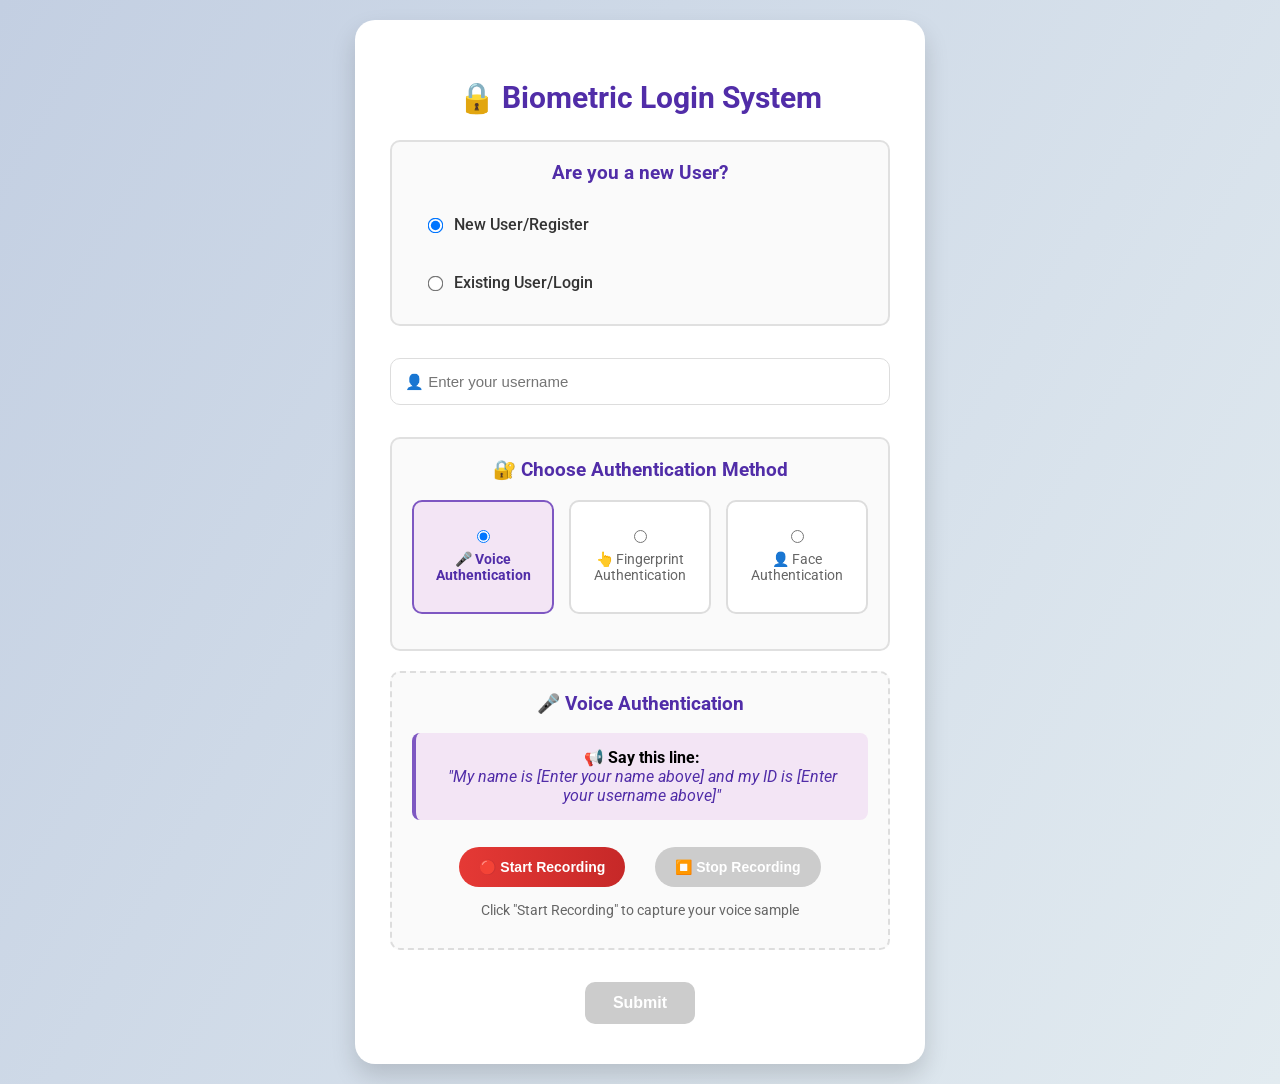
<file: version3/static/index.html>
<!DOCTYPE html>
<html lang="en">
<head>
    <meta charset="UTF-8">
    <title>Voice + Fingerprint + Face Login System</title>
    <link rel="preconnect" href="https://fonts.googleapis.com">
    <link href="https://fonts.googleapis.com/css2?family=Roboto:wght@400;700&display=swap" rel="stylesheet">
    

    <style>
        body {
            font-family: 'Roboto', sans-serif;
            background: linear-gradient(120deg, #c3cfe2, #e2ebf0);
            margin: 0;
            display: flex;
            align-items: center;
            justify-content: center;
            min-height: 100vh;
            padding: 20px 0;
        }
        .container {
            background-color: #fff;
            padding: 40px 35px;
            border-radius: 20px;
            box-shadow: 0 12px 25px rgba(0, 0, 0, 0.15);
            width: 100%;
            max-width: 500px;
            text-align: center;
            animation: slideUp 0.5s ease-out;
        }
        @keyframes slideUp {
            from {
                transform: translateY(40px);
                opacity: 0;
            }
            to {
                transform: translateY(0);
                opacity: 1;
            }
        }
        h1 {
            margin-bottom: 25px;
            color: #512da8;
            font-size: 30px;
        }
        input[type="text"],
        input[type="file"] {
            width: 100%;
            padding: 14px;
            margin: 12px 0;
            border: 1px solid #ddd;
            border-radius: 10px;
            font-size: 15px;
            transition: 0.3s ease;
            box-sizing: border-box;
        }
        input[type="text"]:focus,
        input[type="file"]:focus {
            border-color: #7e57c2;
            box-shadow: 0 0 5px rgba(126, 87, 194, 0.3);
            outline: none;
        }
        .auth-method-section {
            margin: 20px 0;
            padding: 20px;
            border: 2px solid #e0e0e0;
            border-radius: 10px;
            background-color: #fafafa;
        }
        .user-selection {
            display: flex;
            flex-direction: column;
            gap: 15px;
        }
        .user-option {
            display: flex;
            align-items: center;
            cursor: pointer;
            padding: 12px;
            border-radius: 8px;
            transition: background-color 0.3s ease;
        }
        .user-option:hover {
            background-color: #e3f2fd;
        }
        .user-option input[type="radio"] {
            margin-right: 12px;
            transform: scale(1.2);
        }
        .user-label {
            font-size: 16px;
            font-weight: 500;
            color: #333;
        }
        .method-selection {
            display: grid;
            grid-template-columns: 1fr 1fr 1fr;
            gap: 15px;
            margin: 15px 0;
        }
        .method-option {
            display: flex;
            flex-direction: column;
            align-items: center;
            gap: 8px;
            padding: 15px 10px;
            border: 2px solid #ddd;
            border-radius: 10px;
            background-color: white;
            cursor: pointer;
            transition: all 0.3s ease;
            justify-content: center;
            min-height: 80px;
        }
        .method-option:hover {
            border-color: #7e57c2;
            background-color: #f8f5ff;
        }
        .method-option input[type="radio"] {
            margin: 0;
            width: auto;
        }
        .method-option input[type="radio"]:checked + .method-label {
            color: #512da8;
            font-weight: bold;
        }
        .method-option:has(input[type="radio"]:checked) {
            border-color: #7e57c2;
            background-color: #f3e5f5;
        }
        .method-label {
            font-size: 14px;
            color: #666;
            transition: color 0.3s ease;
            text-align: center;
        }
        .fingerprint-section,
        .voice-section,
        .face-section {
            margin: 20px 0;
            padding: 20px;
            border: 2px dashed #ddd;
            border-radius: 10px;
            background-color: #fafafa;
        }
        .voice-controls,
        .face-controls {
            display: flex;
            gap: 10px;
            justify-content: center;
            margin: 15px 0;
        }
        .record-btn,
        .capture-btn {
            padding: 12px 20px;
            font-size: 14px;
            font-weight: bold;
            border: none;
            border-radius: 50px;
            cursor: pointer;
            transition: all 0.3s ease;
            display: flex;
            align-items: center;
            gap: 8px;
        }
        .record-btn.start,
        .capture-btn.start {
            background: linear-gradient(to right, #e53935, #c62828);
            color: white;
        }
        .record-btn.start:hover,
        .capture-btn.start:hover {
            background: linear-gradient(to right, #d32f2f, #b71c1c);
            transform: scale(1.05);
        }
        .record-btn.stop,
        .capture-btn.capture {
            background: linear-gradient(to right, #43a047, #2e7d32);
            color: white;
        }
        .record-btn.stop:hover,
        .capture-btn.capture:hover {
            background: linear-gradient(to right, #388e3c, #1b5e20);
            transform: scale(1.05);
        }
        .record-btn:disabled,
        .capture-btn:disabled {
            background: #ccc;
            cursor: not-allowed;
            transform: none;
        }
        .recording-indicator,
        .camera-indicator {
            display: none;
            color: #e53935;
            font-weight: bold;
            margin: 10px 0;
            animation: pulse 1s infinite;
        }
        @keyframes pulse {
            0%, 100% { opacity: 1; }
            50% { opacity: 0.5; }
        }
        .recording-indicator.active,
        .camera-indicator.active {
            display: block;
        }
        .audio-preview,
        .face-preview {
            margin: 15px 0;
            display: none;
        }
        .audio-preview.show,
        .face-preview.show {
            display: block;
        }
        .audio-preview audio {
            width: 100%;
            border-radius: 5px;
        }
        .face-preview img {
            max-width: 100%;
            height: auto;
            border-radius: 10px;
            border: 2px solid #7e57c2;
        }
        .camera-video {
            width: 100%;
            max-width: 300px;
            height: auto;
            border-radius: 10px;
            border: 2px solid #7e57c2;
            background-color: #000;
        }
        .camera-container {
            display: flex;
            flex-direction: column;
            align-items: center;
            gap: 15px;
            margin: 15px 0;
        }
        .voice-status,
        .face-status {
            font-size: 14px;
            color: #666;
            margin: 10px 0;
        }
        button {
            padding: 12px 28px;
            margin: 12px 10px 0;
            font-size: 16px;
            font-weight: bold;
            border: none;
            border-radius: 10px;
            background: linear-gradient(to right, #7e57c2, #512da8);
            color: white;
            cursor: pointer;
            transition: background 0.3s ease, transform 0.2s;
        }
        button:hover {
            background: linear-gradient(to right, #673ab7, #311b92);
            transform: scale(1.03);
        }
        button:disabled {
            background: #ccc;
            cursor: not-allowed;
            transform: none;
        }
        .message {
            margin-top: 25px;
            padding: 12px;
            border-radius: 10px;
            background-color: #e8f5e9;
            color: #2e7d32;
            font-weight: 500;
            animation: fadeIn 0.3s ease-in;
        }
        .message.error {
            background-color: #ffebee;
            color: #c62828;
        }
        .message.processing {
            background-color: #fff3e0;
            color: #f57c00;
        }
        @keyframes fadeIn {
            from { opacity: 0; }
            to { opacity: 1; }
        }
        .loading-spinner {
            border: 3px solid #f3f3f3;
            border-top: 3px solid #7e57c2;
            border-radius: 50%;
            width: 20px;
            height: 20px;
            animation: spin 1s linear infinite;
            display: inline-block;
            margin-right: 10px;
        }
        @keyframes spin {
            0% { transform: rotate(0deg); }
            100% { transform: rotate(360deg); }
        }
        @media (max-width: 600px) {
            .container {
                padding: 30px 20px;
                max-width: 90%;
            }
            h1 {
                font-size: 24px;
            }
            .method-selection {
                grid-template-columns: 1fr;
                gap: 10px;
            }
            .method-option {
                flex-direction: row;
                min-height: auto;
                padding: 12px 15px;
            }
            button {
                width: 100%;
                margin: 10px 0 0;
            }
            .voice-controls,
            .face-controls {
                flex-direction: column;
                align-items: center;
            }
            .record-btn,
            .capture-btn {
                width: 80%;
                justify-content: center;
            }
        }
    </style>
</head>
<body>
    <div class="container">
        <h1>🔒 Biometric Login System</h1>
        <form id="authForm">
            <div class="auth-method-section">
                <h3 style="color: #512da8; margin-top: 0;">Are you a new User?</h3>
                <div class="user-selection">
                    <label class="user-option">
                        <input type="radio" name="user_type" value="register" checked>
                        <span class="user-label">New User/Register</span>
                    </label>
                    <label class="user-option">
                        <input type="radio" name="user_type" value="login">
                        <span class="user-label">Existing User/Login</span>
                    </label>
                </div>
            </div>
            <input type="text" name="username" id="username" placeholder="👤 Enter your username" required>
            
            <!-- Authentication Method Selection -->
            <div class="auth-method-section">
                <h3 style="color: #512da8; margin-top: 0;">🔐 Choose Authentication Method</h3>
                <div class="method-selection">
                    <label class="method-option">
                        <input type="radio" name="auth_method" value="voice" id="voiceMethod" checked>
                        <span class="method-label">🎤 Voice Authentication</span>
                    </label>
                    <label class="method-option">
                        <input type="radio" name="auth_method" value="fingerprint" id="fingerprintMethod">
                        <span class="method-label">👆 Fingerprint Authentication</span>
                    </label>
                    <label class="method-option">
                        <input type="radio" name="auth_method" value="face" id="faceMethod">
                        <span class="method-label">👤 Face Authentication</span>
                    </label>
                </div>
            </div>

            <!-- Voice Authentication Section -->
            <div class="voice-section" id="voiceSection">
                <h3 style="color: #512da8; margin-top: 0;">🎤 Voice Authentication</h3>
                <div class="voice-prompt" id="voicePrompt" style="background-color: #f3e5f5; padding: 15px; border-radius: 8px; margin: 15px 0; border-left: 4px solid #7e57c2;">
                    <strong>📢 Say this line:</strong><br>
                    <span style="font-style: italic; color: #512da8; font-size: 16px;">
                        "My name is <span id="promptName">[Enter your name above]</span> and my ID is <span id="promptId">[Enter your username above]</span>"
                    </span>
                </div>
                <div class="voice-controls">
                    <button type="button" class="record-btn start" id="startRecord">
                        🔴 Start Recording
                    </button>
                    <button type="button" class="record-btn stop" id="stopRecord" disabled>
                        ⏹️ Stop Recording
                    </button>
                </div>
                <div class="recording-indicator" id="recordingIndicator">
                    🔴 Recording... Speak now!
                </div>
                <div class="voice-status" id="voiceStatus">
                    Click "Start Recording" to capture your voice sample
                </div>
                <div class="audio-preview" id="audioPreview">
                    <audio controls id="audioPlayback"></audio>
                </div>
            </div>
            
            <!-- Fingerprint Authentication Section -->
            <div class="fingerprint-section" id="fingerprintSection" style="display: none;">
                <h3 style="color: #512da8; margin-top: 0;">👆 Fingerprint Authentication</h3>
                <div style="background-color: #f3e5f5; padding: 15px; border-radius: 8px; margin: 15px 0; border-left: 4px solid #7e57c2;">
                    <strong>📸 Upload your fingerprint image:</strong><br>
                    <span style="font-style: italic; color: #512da8; font-size: 14px;">
                        Please upload a clear image of your fingerprint
                    </span>
                </div>
                <input type="file" name="fingerprint" id="fingerprintInput" accept="image/jpeg,image/png">
            </div>

            <!-- Face Authentication Section -->
            <div class="face-section" id="faceSection" style="display: none;">
                <h3 style="color: #512da8; margin-top: 0;">👤 Face Authentication</h3>
                <div style="background-color: #f3e5f5; padding: 15px; border-radius: 8px; margin: 15px 0; border-left: 4px solid #7e57c2;">
                    <strong>📷 Capture your face:</strong><br>
                    <span style="font-style: italic; color: #512da8; font-size: 14px;">
                        Position your face in the camera frame and click capture
                    </span>
                </div>
                <div class="camera-container" id="cameraContainer">
                    <video id="cameraVideo" class="camera-video" autoplay muted style="display: none;"></video>
                    <canvas id="captureCanvas" style="display: none;"></canvas>
                </div>
                <div class="face-controls">
                    <button type="button" class="capture-btn start" id="startCamera">
                        📷 Start Camera
                    </button>
                    <button type="button" class="capture-btn capture" id="capturePhoto" disabled>
                        📸 Capture Photo
                    </button>
                    <button type="button" class="capture-btn stop" id="stopCamera" disabled>
                        ⏹️ Stop Camera
                    </button>
                </div>
                <div class="camera-indicator" id="cameraIndicator">
                    📷 Camera active... Position your face and click capture
                </div>
                <div class="face-status" id="faceStatus">
                    Click "Start Camera" to begin face capture
                </div>
                <div class="face-preview" id="facePreview">
                    <img id="capturedImage" alt="Captured face">
                </div>
            </div>
            
            <input type="hidden" name="voice_data" id="voiceData">
            <input type="hidden" name="face_data" id="faceData">
            
            <button type="button" id="submitBtn">Submit</button>
        </form>
        <div id="message" class="message" style="display: none"></div>
    </div>

    <script>
        let mediaRecorder;
        let recordedChunks = [];
        let audioBlob;
        let isRecording = false;
        let audioStream;
        
        // Face capture variables
        let videoStream;
        let isCameraActive = false;

        const startBtn = document.getElementById('startRecord');
        const stopBtn = document.getElementById('stopRecord');
        const indicator = document.getElementById('recordingIndicator');
        const status = document.getElementById('voiceStatus');
        const preview = document.getElementById('audioPreview');
        const playback = document.getElementById('audioPlayback');
        const voiceDataInput = document.getElementById('voiceData');
        
        // Face capture elements
        const startCameraBtn = document.getElementById('startCamera');
        const capturePhotoBtn = document.getElementById('capturePhoto');
        const stopCameraBtn = document.getElementById('stopCamera');
        const cameraVideo = document.getElementById('cameraVideo');
        const captureCanvas = document.getElementById('captureCanvas');
        const cameraIndicator = document.getElementById('cameraIndicator');
        const faceStatus = document.getElementById('faceStatus');
        const facePreview = document.getElementById('facePreview');
        const capturedImage = document.getElementById('capturedImage');
        const faceDataInput = document.getElementById('faceData');
        
        const submitBtn = document.getElementById('submitBtn');
        const messageDiv = document.getElementById('message');
        const voiceMethodRadio = document.getElementById('voiceMethod');
        const fingerprintMethodRadio = document.getElementById('fingerprintMethod');
        const faceMethodRadio = document.getElementById('faceMethod');
        const voiceSection = document.getElementById('voiceSection');
        const fingerprintSection = document.getElementById('fingerprintSection');
        const faceSection = document.getElementById('faceSection');
        const fingerprintInput = document.getElementById('fingerprintInput');

        // Authentication method switching
        function switchAuthMethod() {
            const selectedMethod = document.querySelector('input[name="auth_method"]:checked').value;
            
            // Hide all sections first
            voiceSection.style.display = 'none';
            fingerprintSection.style.display = 'none';
            faceSection.style.display = 'none';
            
            // Reset all data
            voiceDataInput.value = '';
            faceDataInput.value = '';
            fingerprintInput.value = '';
            fingerprintInput.required = false;
            
            // Stop any active recording or camera
            resetVoiceRecording();
            resetFaceCapture();
            
            // Show the selected section
            switch(selectedMethod) {
                case 'voice':
                    voiceSection.style.display = 'block';
                    break;
                case 'fingerprint':
                    fingerprintSection.style.display = 'block';
                    fingerprintInput.required = true;
                    enableSubmitButtons(); // Fingerprint doesn't need special validation
                    break;
                case 'face':
                    faceSection.style.display = 'block';
                    break;
            }
            
            checkSubmitRequirements();
        }

        // Add event listeners for all radio buttons
        voiceMethodRadio.addEventListener('change', switchAuthMethod);
        fingerprintMethodRadio.addEventListener('change', switchAuthMethod);
        faceMethodRadio.addEventListener('change', switchAuthMethod);

        // Fingerprint file change handler
        fingerprintInput.addEventListener('change', function() {
            checkSubmitRequirements();
        });

        const userChange = document.querySelector('input[value="register"]');
        userChange.addEventListener('change', function() {
            checkSubmitRequirements();
        });

        function resetVoiceRecording() {
            voiceDataInput.value = '';
            preview.classList.remove('show');
            status.textContent = 'Click "Start Recording" to capture your voice sample';
            status.style.color = '#666';
            recordedChunks = [];
            if (audioStream) {
                audioStream.getTracks().forEach(track => track.stop());
                audioStream = null;
            }
            disableSubmitButtons();
        }

        function resetFaceCapture() {
            faceDataInput.value = '';
            facePreview.classList.remove('show');
            faceStatus.textContent = 'Click "Start Camera" to begin face capture';
            faceStatus.style.color = '#666';
            stopCameraCapture();
            disableSubmitButtons();
        }

        function checkSubmitRequirements() {
            const selectedMethod = document.querySelector('input[name="auth_method"]:checked').value;
            
            if (selectedMethod === 'voice') {
                if (voiceDataInput.value) {
                    enableSubmitButtons();
                } else {
                    disableSubmitButtons();
                }
            } else if (selectedMethod === 'fingerprint') {
                if (fingerprintInput.files.length > 0) {
                    enableSubmitButtons();
                } else {
                    disableSubmitButtons();
                }
            } else if (selectedMethod === 'face') {
                if (faceDataInput.value) {
                    enableSubmitButtons();
                } else {
                    disableSubmitButtons();
                }
            }
        }

        // Face capture functionality
        startCameraBtn.addEventListener('click', startCamera);
        capturePhotoBtn.addEventListener('click', capturePhoto);
        stopCameraBtn.addEventListener('click', stopCameraCapture);

        async function startCamera() {
            try {
                videoStream = await navigator.mediaDevices.getUserMedia({ 
                    video: { 
                        width: { ideal: 640 },
                        height: { ideal: 480 },
                        facingMode: 'user'
                    } 
                });
                
                cameraVideo.srcObject = videoStream;
                cameraVideo.style.display = 'block';
                isCameraActive = true;
                
                startCameraBtn.disabled = true;
                capturePhotoBtn.disabled = false;
                stopCameraBtn.disabled = false;
                cameraIndicator.classList.add('active');
                faceStatus.textContent = 'Camera is active. Position your face and click capture';
                faceStatus.style.color = '#2e7d32';
                
            } catch (error) {
                console.error('Error accessing camera:', error);
                showMessage('Could not access camera. Please check permissions.', 'error');
            }
        }

        function capturePhoto() {
            if (!isCameraActive || !videoStream) {
                showMessage('Camera is not active', 'error');
                return;
            }

            const canvas = captureCanvas;
            const context = canvas.getContext('2d');
            
            // Set canvas dimensions to match video
            canvas.width = cameraVideo.videoWidth;
            canvas.height = cameraVideo.videoHeight;
            
            // Draw the current frame from video to canvas
            context.drawImage(cameraVideo, 0, 0, canvas.width, canvas.height);
            
            // Convert canvas to base64 image
            const imageDataUrl = canvas.toDataURL('image/jpeg', 0.8);
            const base64Data = imageDataUrl.split(',')[1]; // Remove data:image/jpeg;base64, prefix
            
            // Store the base64 data
            faceDataInput.value = base64Data;
            
            // Show preview
            capturedImage.src = imageDataUrl;
            facePreview.classList.add('show');
            
            faceStatus.textContent = '✅ Face captured successfully!';
            faceStatus.style.color = '#2e7d32';
            
            checkSubmitRequirements();
        }

        function stopCameraCapture() {
            if (videoStream) {
                videoStream.getTracks().forEach(track => track.stop());
                videoStream = null;
            }
            
            cameraVideo.style.display = 'none';
            cameraVideo.srcObject = null;
            isCameraActive = false;
            
            startCameraBtn.disabled = false;
            capturePhotoBtn.disabled = true;
            stopCameraBtn.disabled = true;
            cameraIndicator.classList.remove('active');
            
            if (!faceDataInput.value) {
                faceStatus.textContent = 'Click "Start Camera" to begin face capture';
                faceStatus.style.color = '#666';
            }
        }

        // Check for camera support
        if (!navigator.mediaDevices || !navigator.mediaDevices.getUserMedia) {
            showMessage('Camera access is not supported in this browser', 'error');
            startCameraBtn.disabled = true;
            faceStatus.textContent = 'Camera not available';
            faceStatus.style.color = '#c62828';
        }

        // Voice recording functionality
        if (!navigator.mediaDevices || !navigator.mediaDevices.getUserMedia) {
            showMessage('Voice recording is not supported in this browser', 'error');
            disableVoiceFeatures();
        }

        startBtn.addEventListener('click', startRecording);
        stopBtn.addEventListener('click', stopRecording);

        async function startRecording() {
            try {
                console.log('Starting audio recording...');
                recordedChunks = [];
                audioStream = await navigator.mediaDevices.getUserMedia({ 
                    audio: {
                        echoCancellation: true,
                        noiseSuppression: true,
                        autoGainControl: true,
                        sampleRate: 16000
                    } 
                });
                console.log('Audio stream started');
                const options = {
                    mimeType: 'audio/webm;codecs=opus'
                };
                
                if (MediaRecorder.isTypeSupported('audio/wav')) {
                    options.mimeType = 'audio/wav';
                } else if (MediaRecorder.isTypeSupported('audio/webm;codecs=opus')) {
                    options.mimeType = 'audio/webm;codecs=opus';
                } else {
                    options.mimeType = 'audio/webm';
                }
                
                mediaRecorder = new MediaRecorder(audioStream, options);
                
                mediaRecorder.ondataavailable = (event) => {
                    if (event.data.size > 0) {
                        recordedChunks.push(event.data);
                    }
                };
                
                mediaRecorder.onstop = async () => {
                    audioBlob = new Blob(recordedChunks, { 
                        type: mediaRecorder.mimeType 
                    });
                    
                    console.log('Original blob type:', mediaRecorder.mimeType);
                    console.log('Original blob size:', audioBlob.size);
                    
                    let wavBlob;
                    if (mediaRecorder.mimeType.includes('wav')) {
                        wavBlob = audioBlob;
                    } else {
                        wavBlob = await convertToWav(audioBlob);
                    }
                    
                    console.log('WAV blob size:', wavBlob.size);
                    
                    const audioUrl = URL.createObjectURL(wavBlob);
                    playback.src = audioUrl;
                    preview.classList.add('show');
                    
                    const reader = new FileReader();
                    reader.onloadend = () => {
                        const base64 = reader.result.split(',')[1];
                        voiceDataInput.value = base64;
                        status.textContent = '✅ Voice sample recorded successfully!';
                        status.style.color = '#2e7d32';
                        checkSubmitRequirements();
                    };
                    reader.readAsDataURL(wavBlob);
                    
                    audioStream.getTracks().forEach(track => track.stop());
                };
                
                mediaRecorder.start();
                isRecording = true;
                
                startBtn.disabled = true;
                stopBtn.disabled = false;
                indicator.classList.add('active');
                status.textContent = 'Recording in progress... Speak clearly for 3-10 seconds';
                status.style.color = '#e53935';
                disableSubmitButtons();
                
            } catch (error) {
                console.error('Error accessing microphone:', error);
                showMessage('Could not access microphone. Please check permissions.', 'error');
            }
        }

        function stopRecording() {
            if (mediaRecorder && isRecording) {
                mediaRecorder.stop();
                isRecording = false;
                
                startBtn.disabled = false;
                stopBtn.disabled = true;
                indicator.classList.remove('active');
            }
        }

        async function convertToWav(audioBlob) {
            return new Promise((resolve) => {
                const reader = new FileReader();
                reader.onload = async (e) => {
                    const arrayBuffer = e.target.result;
                    
                    const audioContext = new (window.AudioContext || window.webkitAudioContext)({
                        sampleRate: 16000
                    });
                    
                    try {
                        const audioBuffer = await audioContext.decodeAudioData(arrayBuffer);
                        const wavBuffer = audioBufferToWav(audioBuffer);
                        const wavBlob = new Blob([wavBuffer], { type: 'audio/wav' });
                        
                        audioContext.close();
                        resolve(wavBlob);
                    } catch (error) {
                        console.error('Error converting to WAV:', error);
                        resolve(audioBlob);
                    }
                };
                reader.readAsArrayBuffer(audioBlob);
            });
        }

        function audioBufferToWav(buffer) {
            const numChannels = buffer.numberOfChannels;
            const sampleRate = buffer.sampleRate;
            const format = 1;
            const bitDepth = 16;
            
            const bytesPerSample = bitDepth / 8;
            const blockAlign = numChannels * bytesPerSample;
            
            const audioData = [];
            for (let channel = 0; channel < numChannels; channel++) {
                audioData.push(buffer.getChannelData(channel));
            }
            
            const interleaved = new Float32Array(buffer.length * numChannels);
            for (let i = 0; i < buffer.length; i++) {
                for (let channel = 0; channel < numChannels; channel++) {
                    interleaved[i * numChannels + channel] = audioData[channel][i];
                }
            }
            
            const pcmData = new Int16Array(interleaved.length);
            for (let i = 0; i < interleaved.length; i++) {
                const s = Math.max(-1, Math.min(1, interleaved[i]));
                pcmData[i] = s < 0 ? s * 0x8000 : s * 0x7FFF;
            }
            
            const arrayBuffer = new ArrayBuffer(44 + pcmData.length * 2);
            const view = new DataView(arrayBuffer);
            
            const writeString = (offset, string) => {
                for (let i = 0; i < string.length; i++) {
                    view.setUint8(offset + i, string.charCodeAt(i));
                }
            };
            
            writeString(0, 'RIFF');
            view.setUint32(4, 36 + pcmData.length * 2, true);
            writeString(8, 'WAVE');
            writeString(12, 'fmt ');
            view.setUint32(16, 16, true);
            view.setUint16(20, format, true);
            view.setUint16(22, numChannels, true);
            view.setUint32(24, sampleRate, true);
            view.setUint32(28, sampleRate * blockAlign, true);
            view.setUint16(32, blockAlign, true);
            view.setUint16(34, bitDepth, true);
            writeString(36, 'data');
            view.setUint32(40, pcmData.length * 2, true);
            
            const offset = 44;
            for (let i = 0; i < pcmData.length; i++) {
                view.setInt16(offset + i * 2, pcmData[i], true);
            }
            
            return arrayBuffer;
        }

        function disableVoiceFeatures() {
            startBtn.disabled = true;
            stopBtn.disabled = true;
            status.textContent = 'Voice recording not available';
            status.style.color = '#c62828';
        }

        // Event handler for submit button
        submitBtn.addEventListener('click', () => {
            const isNewUser = document.querySelector('input[name="user_type"]:checked').value;
            handleAuth(isNewUser);
        });

        // Update username display in voice prompt
        document.getElementById('username').addEventListener('input', function() {
            const username = this.value;
            document.getElementById('promptName').textContent = username || '[Enter your name above]';
            document.getElementById('promptId').textContent = username || '[Enter your username above]';
        });

        async function handleAuth(selectedMode) {
            const username = document.getElementById('username').value.trim();
            if (!username) {    
                showMessage('Please enter a username', 'error');
                return;
            }
            
            const selectedMethod = document.querySelector('input[name="auth_method"]:checked').value;
            
            showMessage(`Processing ${selectedMode}...`, 'processing');
            disableSubmitButtons();

            try {
                let response;

                if (selectedMethod === 'voice') {
                    const voiceData = document.getElementById('voiceData').value;
                    if (!voiceData) {
                        showMessage('Please record your voice first', 'error');
                        enableSubmitButtons();
                        return;
                    }
                    
                    const requestData = {
                        username: username,
                        auth_method: 'voice',
                        voice_data: voiceData
                    };
                    
                    response = await fetch(`/api/${selectedMode}`, {
                        method: 'POST',
                        headers: {
                            'Content-Type': 'application/json',
                        },
                        body: JSON.stringify(requestData)
                    });

                } else if (selectedMethod === 'face') {
                    const faceData = document.getElementById('faceData').value;
                    if (!faceData) {
                        showMessage('Please capture your face first', 'error');
                        enableSubmitButtons();
                        return;
                    }
                    console.log('Face data:', faceData); // ADDED: Log face data for debugging
                    const requestData = {
                        username: username,
                        auth_method: 'face',
                        face_data: faceData
                    };
                    
                    response = await fetch(`/api/${selectedMode}`, {
                        method: 'POST',
                        headers: {
                            'Content-Type': 'application/json',
                        },
                        body: JSON.stringify(requestData)
                    });

                } else if (selectedMethod === 'fingerprint') {
                    const fingerprintFile = document.getElementById('fingerprintInput').files[0];
                    if (!fingerprintFile) {
                        showMessage('Please select a fingerprint image', 'error');
                        enableSubmitButtons();
                        return;
                    }
                    
                    // CHANGED: Use FormData to send the fingerprint file directly instead of converting to base64
                    const formData = new FormData();
                    formData.append('username', username);
                    formData.append('auth_method', 'fingerprint');
                    formData.append('fingerprint', fingerprintFile);

                    // ADDED: Console logs to debug the FormData contents before sending
                    console.log('Preparing to send FormData for fingerprint:');
                    console.log('FormData username:', formData.get('username'));
                    console.log('FormData auth_method:', formData.get('auth_method'));
                    console.log('FormData fingerprint file:', formData.get('fingerprint'));
                    console.log('Fingerprint file details:', {
                        name: fingerprintFile.name,
                        size: fingerprintFile.size,
                        type: fingerprintFile.type
                    });

                    // CHANGED: Send FormData instead of JSON, removing Content-Type header to let the browser set multipart/form-data
                    response = await fetch(`/api/${selectedMode}`, {
                        method: 'POST',
                        body: formData // Let the browser set Content-Type to multipart/form-data
                    });
                }

                // ADDED: Debug response to ensure it's JSON and log any issues
                const contentType = response.headers.get('content-type');
                if (!contentType || !contentType.includes('application/json')) {
                    const text = await response.text();
                    console.log('Non-JSON response received:', text.slice(0, 100) + '...');
                    throw new Error(`Expected JSON, received ${contentType || 'no content-type'}`);
                }

                // ADDED: Log the response JSON for debugging
                const result = await response.json();
                console.log('Response JSON:', result);

                if (result.success) {
                    showMessage(`${result.message} (Similarity: ${result.similarity || 'N/A'})`, 'success');
                    setTimeout(() => {
                        window.location.href = "/static/exam.html";
                    }, 5000);
                } else {
                    showMessage(`${result.message} (Similarity: ${result.similarity || 'N/A'})`, 'error');
                }
                
            } catch (error) {
                console.error(`${selectedMode} error:`, error);
                showMessage(`${selectedMode} failed: ${error.message}`, 'error');
            } finally {
                enableSubmitButtons();
            }
        }

        // Helper function to convert file to base64
        function fileToBase64(file) {
            return new Promise((resolve, reject) => {
                const reader = new FileReader();
                reader.onload = () => {
                    // Remove the data URL prefix (data:image/jpeg;base64,)
                    const base64 = reader.result.split(',')[1];
                    resolve(base64);
                };
                reader.onerror = reject;
                reader.readAsDataURL(file);
            });
        }

        // Update the existing showMessage function to handle different message types
        function showMessage(text, type = 'success') {
            messageDiv.textContent = text;
            messageDiv.className = `message ${type}`;
            messageDiv.style.display = 'block';
            
            // Add loading spinner for processing messages
            if (type === 'processing') {
                const spinner = document.createElement('span');
                spinner.className = 'loading-spinner';
                messageDiv.insertBefore(spinner, messageDiv.firstChild);
            }
            
            // Auto-hide success messages after 5 seconds
            if (type === 'success') {
                setTimeout(() => {
                    messageDiv.style.display = 'none';
                }, 5000);
            }
        }

        // Update button state management
        function disableSubmitButtons() {
            submitBtn.disabled = true;
        }

        function enableSubmitButtons() {
            submitBtn.disabled = false;
        }

        // Initialize the form
        switchAuthMethod();
        checkSubmitRequirements();
    </script>
</body>
</html>
</file>
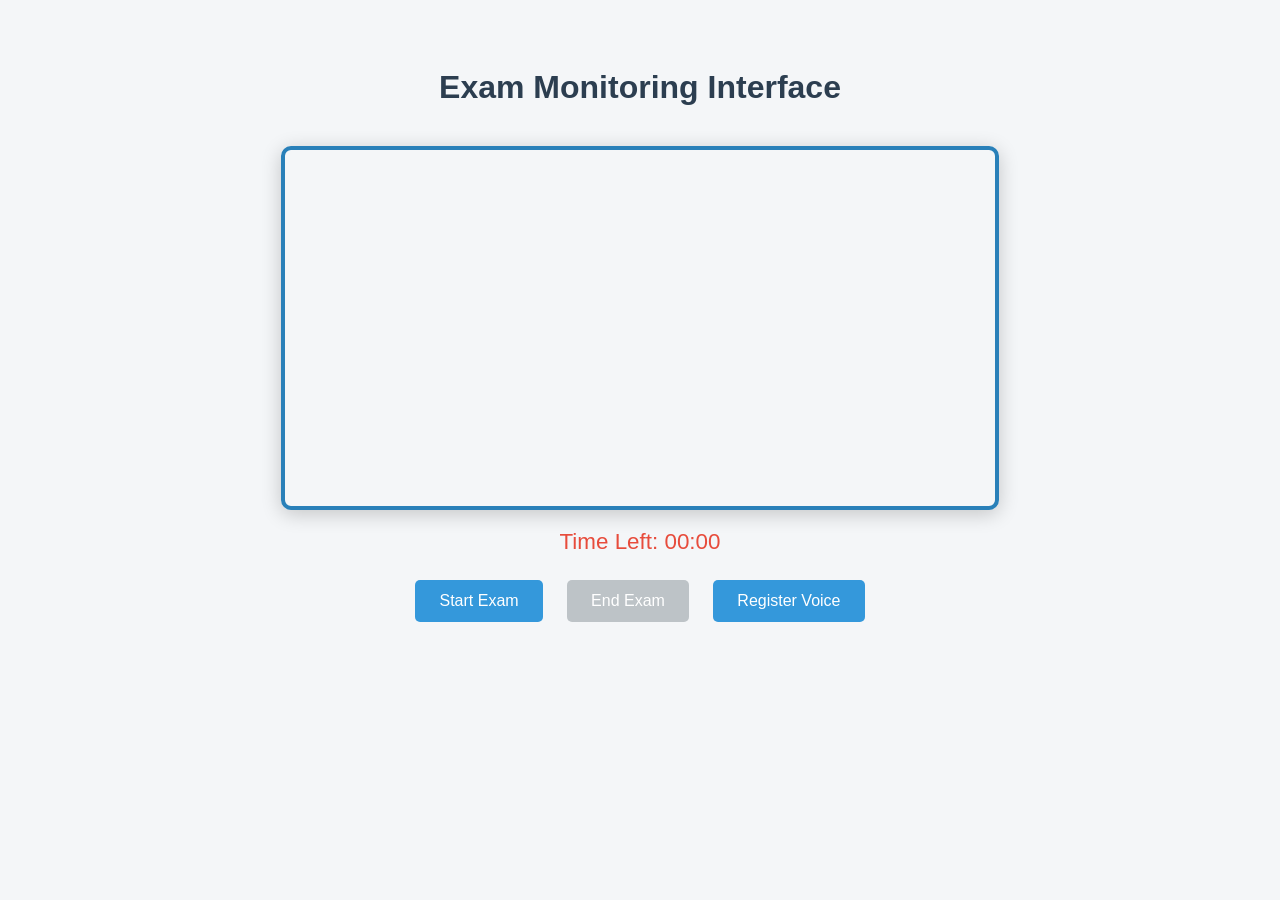
<file: version3/static/exam.html>
<!DOCTYPE html>
<html lang="en">
<head>
  <meta charset="UTF-8">
  <title>Online Exam Monitoring</title>
  <style>
   body {
  font-family: 'Segoe UI', Tahoma, Geneva, Verdana, sans-serif;
  background-color: #f4f6f8;
  color: #333;
  padding: 40px;
  text-align: center;
}

h1 {
  color: #2c3e50;
  margin-bottom: 20px;
}

video {
  width: 60%;
  border: 4px solid #2980b9;
  border-radius: 10px;
  box-shadow: 0 4px 20px rgba(0, 0, 0, 0.2);
  margin-top: 20px;
}

#timer {
  font-size: 1.4rem;
  margin: 15px 0;
  color: #e74c3c;
}

button {
  background-color: #3498db;
  color: white;
  border: none;
  border-radius: 5px;
  padding: 12px 24px;
  margin: 10px;
  font-size: 1rem;
  cursor: pointer;
  transition: background-color 0.2s ease-in-out;
}

button:hover {
  background-color: #2980b9;
}

button:disabled {
  background-color: #bdc3c7;
  cursor: not-allowed;
}

  </style>
</head>
<body>

  <h1>Exam Monitoring Interface</h1>
  
  <video id="video" autoplay muted></video>
  <div id="timer">Time Left: 00:00</div>
  <div id="status"></div>

  <div>
    <button id="startExam" onclick="startExam()">Start Exam</button>
    <button id="endExam" onclick="endExam()" disabled>End Exam</button>
    <button id="registerVoice">Register Voice</button>
  </div>

  <div id="report"></div>

  <script>   
let video = document.getElementById("video");
let startBtn = document.getElementById("startExam");
let endBtn = document.getElementById("endExam");
let timerEl = document.getElementById("timer");
let reportEl = document.getElementById("report");
let registerBtn = document.getElementById("registerVoice");
let mediaStream = null;
let mediaRecorder = null;
let countdownInterval = null;
let examId = null;
let lastActivity = Date.now();


///////  functions to add later


// Clipboard monitoring system
// ["copy", "cut", "paste"].forEach(evt => {
//     document.addEventListener(evt, async (e) => {
//         let clipText = "";
//         if (evt === "paste") {
//             clipText = (e.clipboardData || window.clipboardData).getData('text') || "";
//         } else {
//             try {
//                 clipText = await navigator.clipboard.readText();
//             } catch (err) {
//                 console.warn("Clipboard read failed:", err);
//                 clipText = "[Could not read clipboard]";
//             }
//         }

//         const preview = clipText.length > 30 ? clipText.slice(0, 30) + "..." : clipText;
//         logEvent(`${evt.toUpperCase()} detected. Preview: "${preview}"`);
//     });
// });


function logEvent(msg) {
console.log(`[${new Date().toLocaleTimeString()}] ${msg}`);
if (examId) {
fetch('/log_event', {
method: 'POST',
headers: { 'Content-Type': 'application/json' },
body: JSON.stringify({
      exam_id: examId,
      timestamp: Date.now(),
      message: msg  })
        });}}
//inactivity
setInterval(() => {
    if (Date.now() - lastActivity > 60000) {
        logEvent("No activity detected for more than 60 seconds");
        lastActivity = Date.now();
    }
}, 5000);

// Activity tracker
["mousemove", "keydown", "click"].forEach(evt =>
    document.addEventListener(evt, () => lastActivity = Date.now())
);

// Tab/window switch detection
window.onblur = () => logEvent("Tab or window switch detected");

//exit full screen
document.addEventListener("fullscreenchange", () => {
    if (!document.fullscreenElement) {
        logEvent("Fullscreen exited during exam");
    }
});

//dual monitor
function checkExtendedMonitor() {
    if (window.screen && (window.screen.availWidth > window.screen.width || window.screen.availHeight > window.screen.height)) {
        logEvent("Possible extended monitor detected");
    }
}
//geolocation
function logGeolocation() {
    if (navigator.geolocation) {
        navigator.geolocation.getCurrentPosition(
            (position) => {
                const { latitude, longitude, accuracy } = position.coords;
                logEvent(`Location: Lat ${latitude.toFixed(5)}, Lng ${longitude.toFixed(5)}, ±${accuracy}m`);
            },
            (error) => {
                logEvent(`Geolocation error: ${error.message}`);
            }
        );
    } else {
        logEvent("Geolocation not supported in this browser.");
    }
}

async function startExam() {
  mediaStream = await navigator.mediaDevices.getUserMedia({ video: true, audio: true });
  video.srcObject = mediaStream;

  const res = await fetch("/start_exam", { method: "POST" });
  const data = await res.json();
  examId = data.exam_id;

  sendVideoFrames();
  startAudioChunks();
  startTimer();
//screendet
  checkExtendedMonitor();
  document.documentElement.requestFullscreen();
  logGeolocation();
  
  startBtn.disabled = true;
  endBtn.disabled = false;
}

function startTimer() {
  let remainingTime = 600;
  countdownInterval = setInterval(() => {
    if (remainingTime <= 0) {
      clearInterval(countdownInterval);
      endExam();
    } else {
      remainingTime--;
      const mins = String(Math.floor(remainingTime / 60)).padStart(2, '0');
      const secs = String(remainingTime % 60).padStart(2, '0');
      timerEl.textContent = `Time Left: ${mins}:${secs}`;
    }
  }, 1000);
}

function sendVideoFrames() {
  const canvas = document.createElement('canvas');
  const ctx = canvas.getContext('2d');

  setInterval(() => {
    if (!mediaStream) return;
    canvas.width = video.videoWidth;
    canvas.height = video.videoHeight;
    ctx.drawImage(video, 0, 0);
    const frameData = canvas.toDataURL("image/jpeg");

    fetch('/upload_frame', {
      method: "POST",
      headers: { "Content-Type": "application/json" },
      body: JSON.stringify({
        exam_id: examId,
        timestamp: Date.now(),
        image: frameData
      })
    });
  }, 5000);
}
function startAudioChunks() {
  const audioStream = new MediaStream(mediaStream.getAudioTracks());
  mediaRecorder = new MediaRecorder(audioStream, { mimeType: 'audio/webm' });

  mediaRecorder.ondataavailable = async (e) => {
    if (e.data.size === 0) {
      console.warn("Empty audio chunk, skipping upload.");
      return;
    }

    const reader = new FileReader();
    reader.onloadend = () => {
      const base64Data = reader.result;

      if (!base64Data || !base64Data.includes("base64,")) {
        console.error("Invalid base64 audio format, not uploading.");
        return;
      }

      console.log("Uploading audio chunk to server...");

      fetch('/upload_audio', {
        method: 'POST',
        headers: { "Content-Type": "application/json" },
        body: JSON.stringify({
          exam_id: examId,
          timestamp: Date.now(),
          audio: base64Data
        })
      }).then(res => res.json()).then(data => {
        console.log("Audio uploaded:", data);
      }).catch(err => {
        console.error("Upload error:", err);
      });
    };

    reader.readAsDataURL(e.data);
  };

  const loopedAudioRecording = () => {
    if (mediaRecorder && mediaRecorder.state === "inactive") {
      mediaRecorder.start();
      console.log("Recording audio for 20s...");

      setTimeout(() => {
        if (mediaRecorder.state === "recording") {
          mediaRecorder.stop();
          console.log("Stopped. Waiting 10s...");
          setTimeout(loopedAudioRecording, 10000);
        }
      }, 20000);
    }
  };

  loopedAudioRecording();
}

async function endExam() {
  const response = await fetch('/end_exam', {
    method: 'POST',
    headers: { 'Content-Type': 'application/json' },
    body: JSON.stringify({ exam_id: examId })
  });

  const report = await response.json();
  localStorage.setItem("examReport", JSON.stringify(report));
  window.location.href = "/report";
}

// registerBtn.addEventListener("click", async () => {
//   if (!examId) {
//     alert("Exam not started. Start the exam first.");
//     return;
//   }

//   const stream = await navigator.mediaDevices.getUserMedia({ audio: true });
//   const recorder = new MediaRecorder(stream);
//   let chunks = [];

//   recorder.ondataavailable = e => chunks.push(e.data);

//   recorder.onstop = async () => {
//     const blob = new Blob(chunks, { type: 'audio/webm' });
//     const formData = new FormData();
//     formData.append("audio", blob, "voice_sample.webm");
//     formData.append("exam_id", examId);

//     const res = await fetch('/register_voice', {
//       method: "POST",
//       body: formData
//     });

//     const result = await res.json();
//     alert(result.status || result.error);
//   };

//   recorder.start();
//   setTimeout(() => recorder.stop(), 5000);
// });

startBtn.addEventListener("click", startExam);
endBtn.addEventListener("click", endExam);


  </script>
</body>
</html>
</file>
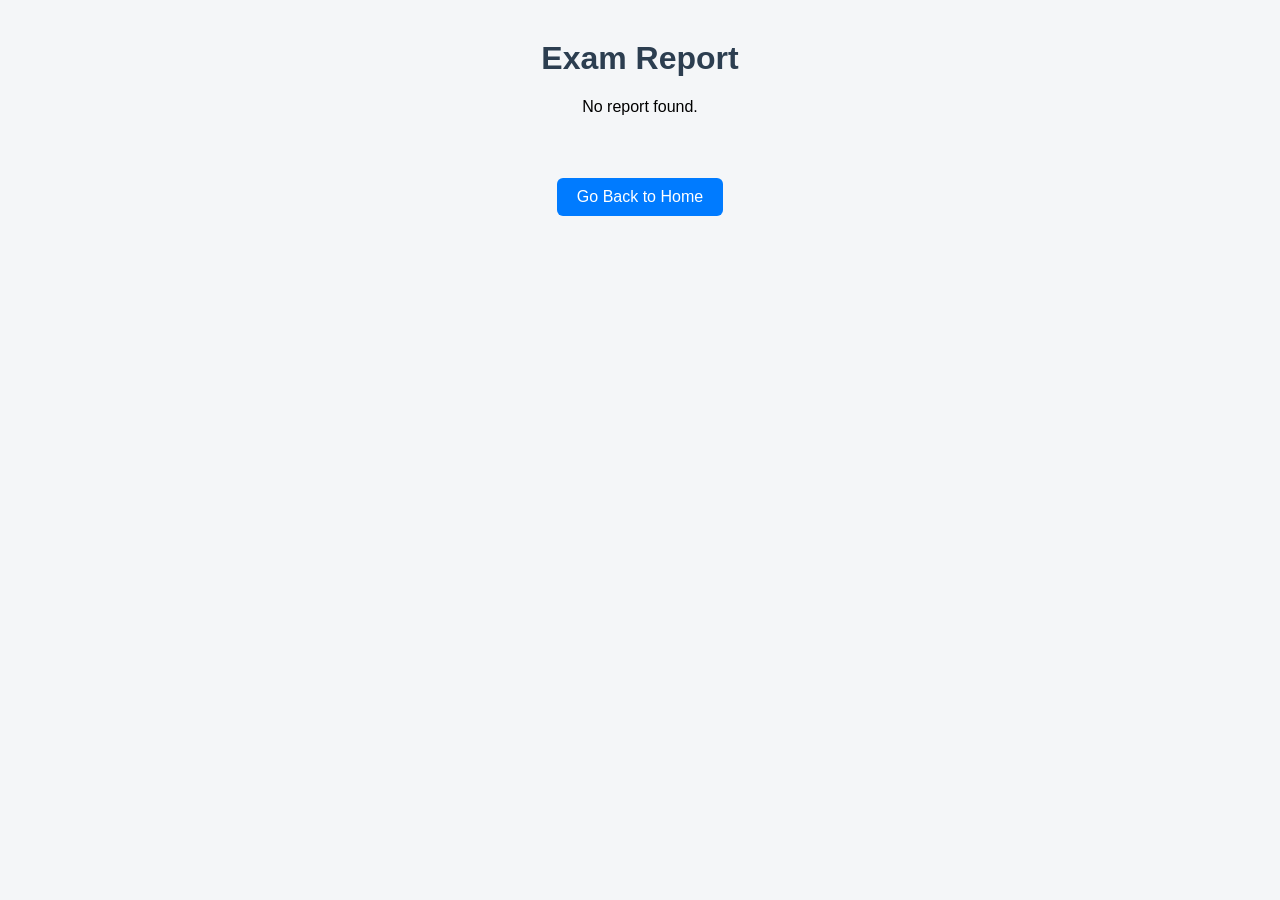
<file: version3/static/report.html>
<!DOCTYPE html>
<html lang="en">
<head>
    <meta charset="UTF-8">
    <title>Exam Report</title>
    <style>
        body {
            font-family: 'Segoe UI', sans-serif;
            background-color: #f4f6f8;
            margin: 40px;
            text-align: center;
        }

        h1 {
            color: #2c3e50;
        }

        .report-meta {
            margin-bottom: 2rem;
        }

        .event-container {
            max-width: 700px;
            margin: 0 auto;
            text-align: left;
        }

        .event-card {
            background: #fff;
            margin: 10px 0;
            padding: 15px;
            border-radius: 8px;
            box-shadow: 0 2px 5px rgba(0,0,0,0.1);
        }

        .timestamp {
            font-size: 0.85rem;
            color: #666;
            margin-bottom: 5px;
        }

        .message {
            font-weight: 500;
        }

        button {
            margin-top: 30px;
            padding: 10px 20px;
            font-size: 1rem;
            background-color: #007bff;
            color: white;
            border: none;
            border-radius: 6px;
            cursor: pointer;
        }

        button:hover {
            background-color: #0056b3;
        }

    </style>
</head>
<body>
    <h1>Exam Report</h1>
    <div class="report-meta" id="reportContent"></div>
    <div class="event-container" id="eventList"></div>
    <button onclick="goHome()"> Go Back to Home</button>

    <script>
        function formatTimestamp(ts) {
            const d = new Date(ts);
            return d.toLocaleTimeString(); // or .toLocaleTimeString() for time only
        }

        function loadReport() {
            const report = JSON.parse(localStorage.getItem("examReport"));
            const reportDiv = document.getElementById("reportContent");
            const eventsDiv = document.getElementById("eventList");

            if (!report) {
                reportDiv.innerHTML = "<p>No report found.</p>";
                return;
            }

            reportDiv.innerHTML = `
                <p><strong>Exam ID:</strong> ${report.exam_id}</p>
                <p><strong>Start Time:</strong> ${report.start_time}</p>
                <p><strong>End Time:</strong> ${report.end_time}</p>
                <h3>Detected Events:</h3>
            `;

            eventsDiv.innerHTML = report.events.map(event => {
                const ts = formatTimestamp(event.timestamp);
                let msg = "Unknown event";

                if (event.message) {
                    msg = event.message;
                } else if (event.reason) {
                    msg = event.reason.replaceAll("_", " ").toUpperCase();
                } else if (event.type === "face_analysis") {
                    msg = `EAR: ${event.eye_aspect_ratio}, Blinks: ${event.blink_count}`;
                }

                return `
                    <div class="event-card">
                        <div class="timestamp">${ts}</div>
                        <div class="message">${msg}</div>
                    </div>
                `;
            }).join('');
        }

        function goHome() {
            localStorage.removeItem("examReport");
            window.location.href = "/static/exam.html";
        }

        window.onload = loadReport;
    </script>
</body>
</html>
</file>
